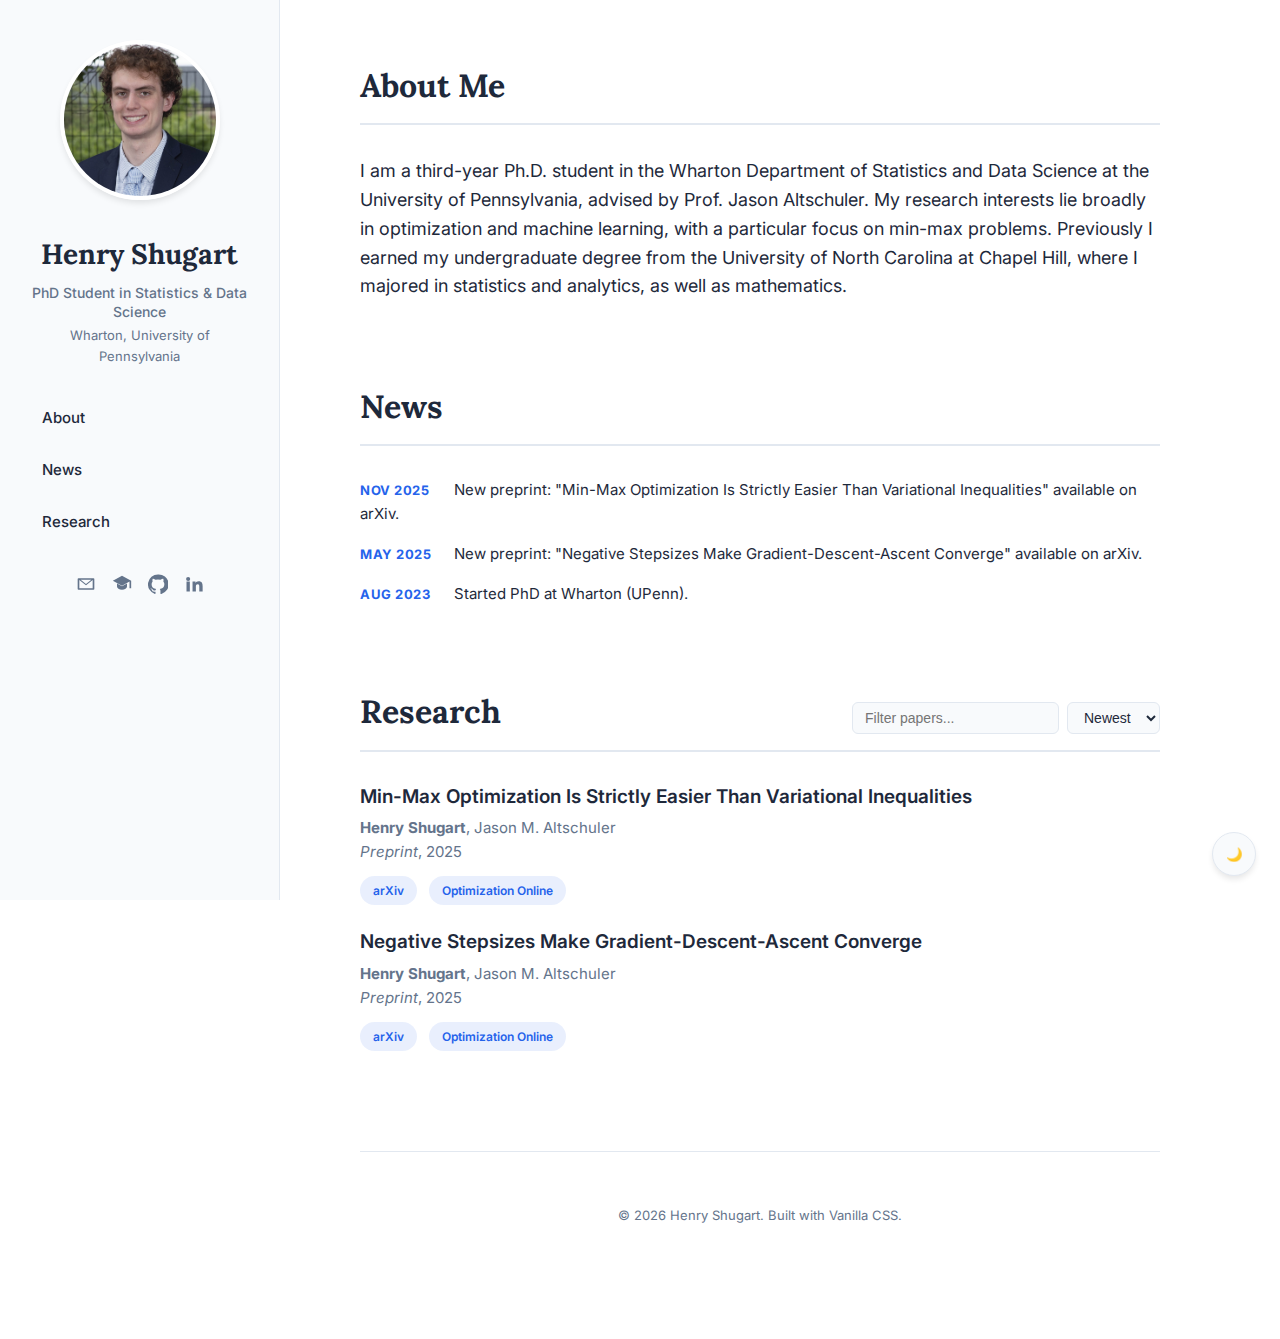
<file: index.html>
<!doctype html>
<html lang="en">
  <head>
    <meta charset="UTF-8" />
    <meta name="viewport" content="width=device-width, initial-scale=1" />
    <title>Henry Shugart | PhD Student at Wharton</title>
    <meta name="description" content="Personal website of Henry Shugart, PhD Student in Statistics and Data Science at Wharton (UPenn)." />
    <!-- Professional Typography -->
    <link rel="preconnect" href="https://fonts.googleapis.com">
    <link rel="preconnect" href="https://fonts.gstatic.com" crossorigin>
    <link href="https://fonts.googleapis.com/css2?family=Inter:wght@400;500;600;700&family=Lora:ital,wght@0,400..700;1,400..700&display=swap" rel="stylesheet">
    <link rel="stylesheet" href="assets/style.css" />
  </head>
  <body>
    <div class="app-container">
      <!-- Sidebar / Profile Info -->
      <aside class="sidebar">
        <div class="profile-card">
          <img
            class="avatar"
            src="assets/profile.jpg"
            alt="Henry Shugart"
            onerror="this.src='assets/profile-placeholder.svg'; this.onerror=null;"
          />
          <h1 class="name">Henry Shugart</h1>
          <p class="title">PhD Student in Statistics & Data Science</p>
          <p class="affiliation">Wharton, University of Pennsylvania</p>
          
          <nav class="side-nav">
            <a href="#about">About</a>
            <a href="#news">News</a>
            <a href="#publications">Research</a>
          </nav>

          <div class="social-links">
            <a href="mailto:hshugart@wharton.upenn.edu" title="Email">
              <svg viewBox="0 0 24 24"><path d="M3 5h18a1 1 0 0 1 1 1v12a1 1 0 0 1-1 1H3a1 1 0 0 1-1-1V6a1 1 0 0 1 1-1Zm17 2.24-7.53 6.03a.75.75 0 0 1-.94 0L4 7.24V17h16V7.24ZM5.6 7l6.4 5.12L18.4 7H5.6Z"/></svg>
            </a>
            <a href="https://scholar.google.com/citations?user=vIDap8QAAAAJ" target="_blank" title="Google Scholar">
              <svg viewBox="0 0 24 24"><path d="M12 2 1 8l11 6 9-4.91V17h2V8L12 2Zm-6 9.47V15c0 2.21 2.69 4 6 4s6-1.79 6-4v-3.53l-6 3.27-6-3.27Z"/></svg>
            </a>
            <a href="https://github.com/hshugart" target="_blank" title="GitHub">
              <svg viewBox="0 0 24 24"><path d="M12 .5a12 12 0 0 0-3.79 23.39c.6.11.82-.26.82-.58l-.02-2.04c-3.34.72-4.04-1.41-4.04-1.41-.55-1.37-1.33-1.74-1.33-1.74-1.09-.73.08-.72.08-.72 1.2.08 1.84 1.22 1.84 1.22 1.07 1.81 2.8 1.29 3.49.99.11-.76.42-1.29.76-1.59-2.67-.3-5.47-1.32-5.47-5.88 0-1.3.47-2.36 1.22-3.2-.12-.3-.53-1.52.12-3.17 0 0 1-.32 3.3 1.22a11.5 11.5 0 0 1 6 0c2.3-1.54 3.3-1.22 3.3-1.22.65 1.65.24 2.87.12 3.17.76.84 1.22 1.9 1.22 3.2 0 4.57-2.8 5.58-5.48 5.88.43.37.82 1.1.82 2.21l-.01 3.28c0 .32.22.7.83.58A12 12 0 0 0 12 .5Z"/></svg>
            </a>
            <a href="https://www.linkedin.com/in/hshugart/" target="_blank" title="LinkedIn">
              <svg viewBox="0 0 24 24"><path d="M4.98 3.5a2.48 2.48 0 1 1 0 4.96 2.48 2.48 0 0 1 0-4.96ZM3 9h4v12H3V9Zm7 0h3.8v1.7h.05c.53-1 1.82-2.05 3.75-2.05 4 0 4.75 2.6 4.75 5.98V21h-4v-5.6c0-1.34-.03-3.06-1.9-3.06-1.9 0-2.2 1.45-2.2 2.96V21h-4V9Z"/></svg>
            </a>
          </div>
        </div>
      </aside>

      <!-- Main Content Area -->
      <main class="content">
        <section id="about">
          <h2>About Me</h2>
          <div class="bio-text">
            <p>
              I am a third-year Ph.D. student in the Wharton Department of Statistics and Data Science at the University of Pennsylvania, advised by Prof. Jason Altschuler. My research interests lie broadly in optimization and machine learning, with a particular focus on min-max problems. Previously I earned my undergraduate degree from the University of North Carolina at Chapel Hill, where I majored in statistics and analytics, as well as mathematics.
            </p>
          </div>
        </section>

        <section id="news">
          <h2>News</h2>
          <ul class="news-list">
            <li><span class="date">Nov 2025</span> New preprint: "Min-Max Optimization Is Strictly Easier Than Variational Inequalities" available on arXiv.</li>
            <li><span class="date">May 2025</span> New preprint: "Negative Stepsizes Make Gradient-Descent-Ascent Converge" available on arXiv.</li>
            <li><span class="date">Aug 2023</span> Started PhD at Wharton (UPenn).</li>
          </ul>
        </section>

        <section id="publications">
          <div class="section-header">
            <h2>Research</h2>
            <div class="pub-filters">
              <input id="pubSearch" type="search" placeholder="Filter papers..." aria-label="Search publications" />
              <select id="pubSort" aria-label="Sort publications">
                <option value="yearDesc">Newest</option>
                <option value="titleAsc">A–Z</option>
              </select>
            </div>
          </div>
          <div id="pubList" class="pub-list" aria-live="polite">
            <!-- Populated by script.js -->
          </div>
        </section>

        <footer class="main-footer">
          <p>&copy; <span id="year"></span> Henry Shugart. Built with Vanilla CSS.</p>
        </footer>
      </main>
    </div>

    <button id="themeToggle" class="theme-toggle" aria-label="Toggle Dark Mode">
      <span class="sun">🌞</span>
      <span class="moon">🌙</span>
    </button>

    <script src="assets/publications.js"></script>
    <script src="assets/script.js"></script>
  </body>
</html>
</file>
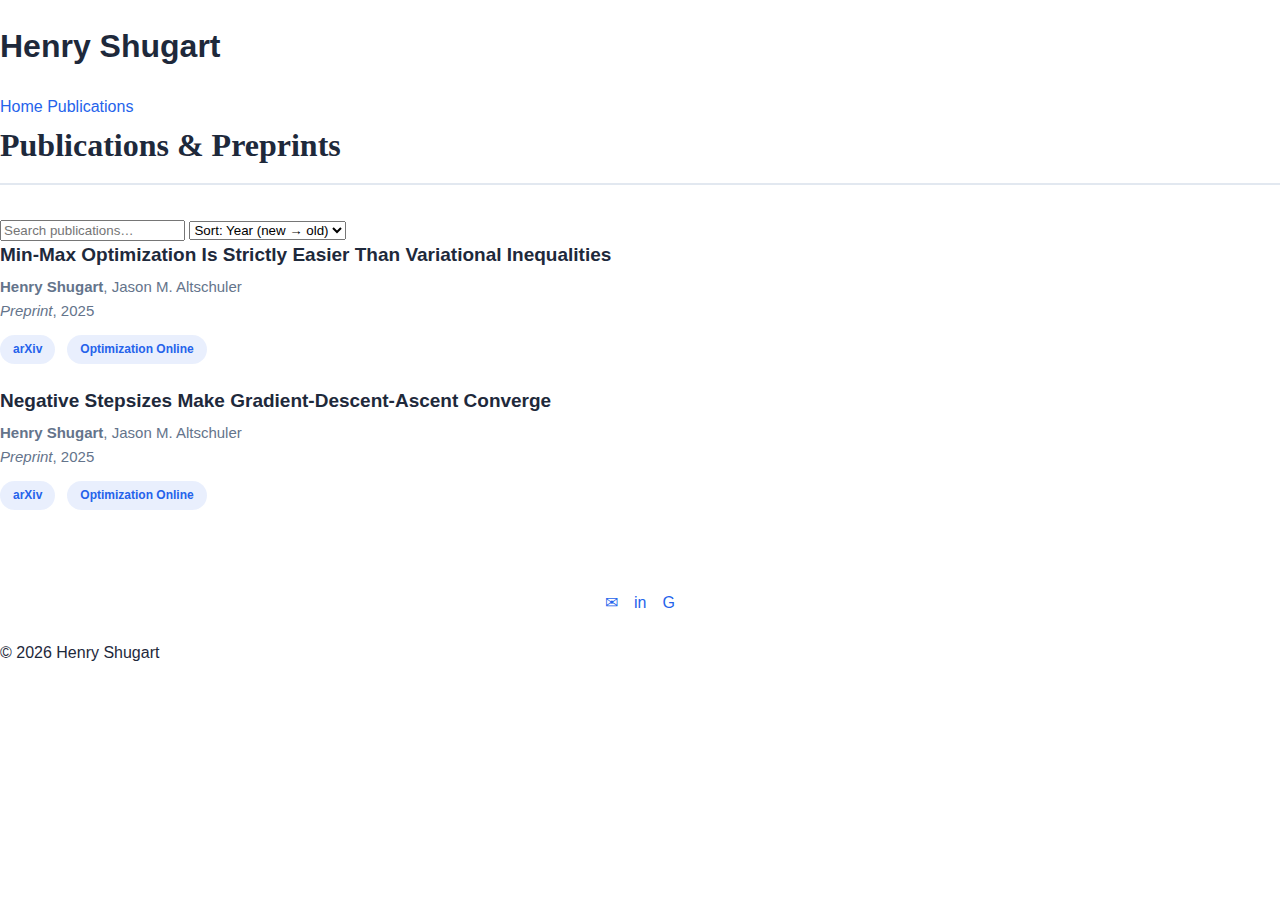
<file: publications.html>
<!doctype html>
<html lang="en">
  <head>
    <meta charset="UTF-8" />
    <meta name="viewport" content="width=device-width, initial-scale=1" />
    <title>Publications | Henry Shugart</title>
    <meta name="description" content="Publications and preprints by Henry Shugart" />
    <link rel="stylesheet" href="assets/style.css" />
  </head>
  <body>
    <div class="site-shell">
      <header class="container topbar">
        <h1 class="brand">Henry Shugart</h1>
        <nav class="tab-nav" aria-label="Main navigation">
          <a class="tab" href="index.html">Home</a>
          <a class="tab is-active" href="publications.html">Publications</a>
        </nav>
      </header>

      <main class="container main-content">
        <section class="section" id="publications">
          <h2>Publications &amp; Preprints</h2>
          <div class="pub-controls">
            <input id="pubSearch" type="search" placeholder="Search publications…" aria-label="Search publications" />
            <select id="pubSort" aria-label="Sort publications">
              <option value="yearDesc" selected>Sort: Year (new → old)</option>
              <option value="yearAsc">Sort: Year (old → new)</option>
              <option value="titleAsc">Sort: Title (A → Z)</option>
            </select>
          </div>

          <div id="pubList" class="pub-list" aria-live="polite"></div>
        </section>
      </main>

      <footer class="site-footer">
        <div class="container footer-inner">
          <div class="social-links" aria-label="Contact links">
            <a class="social-link" href="mailto:hshugart@wharton.upenn.edu" aria-label="Email">✉</a>
            <a class="social-link" href="https://www.linkedin.com/in/hshugart/" target="_blank" rel="noreferrer" aria-label="LinkedIn">in</a>
            <a class="social-link" href="https://scholar.google.com/citations?user=vIDap8QAAAAJ&amp;hl=en&amp;oi=ao" target="_blank" rel="noreferrer" aria-label="Google Scholar">G</a>
          </div>
          <p class="copyright">© <span id="year"></span> Henry Shugart</p>
        </div>
      </footer>
    </div>

    <script src="assets/publications.js"></script>
    <script src="assets/script.js"></script>
  </body>
</html>
</file>
<file: assets/style.css>
:root {
  --bg: #ffffff;
  --surface: #f8fafc;
  --text: #1e293b;
  --text-muted: #64748b;
  --accent: #2563eb;
  --accent-soft: rgba(37, 99, 235, 0.1);
  --border: #e2e8f0;
  --shadow: 0 4px 6px -1px rgb(0 0 0 / 0.1);
  --sidebar-w: 280px;
  --container-max: 960px;
  --font-serif: "Lora", Georgia, serif;
  --font-sans: "Inter", -apple-system, sans-serif;
}

[data-theme="dark"] {
  --bg: #0f172a;
  --surface: #1e293b;
  --text: #f1f5f9;
  --text-muted: #94a3b8;
  --accent: #60a5fa;
  --accent-soft: rgba(96, 165, 250, 0.1);
  --border: #334155;
  --shadow: 0 10px 15px -3px rgb(0 0 0 / 0.4);
}

* {
  box-sizing: border-box;
}

html {
  scroll-behavior: smooth;
}

body {
  margin: 0;
  font-family: var(--font-sans);
  font-size: 16px;
  line-height: 1.6;
  color: var(--text);
  background: var(--bg);
  transition: background 0.3s, color 0.3s;
}

a {
  color: var(--accent);
  text-decoration: none;
}

a:hover {
  text-decoration: underline;
}

/* Layout */
.app-container {
  display: flex;
  min-height: 100vh;
}

.sidebar {
  width: var(--sidebar-w);
  background: var(--surface);
  border-right: 1px solid var(--border);
  padding: 40px 30px;
  position: fixed;
  height: 100vh;
  overflow-y: auto;
  z-index: 100;
}

.content {
  flex: 1;
  margin-left: var(--sidebar-w);
  padding: 60px 80px;
  max-width: var(--container-max);
}

/* Profile Card */
.profile-card {
  text-align: center;
}

.avatar {
  width: 160px;
  height: 160px;
  border-radius: 50%;
  object-fit: cover;
  border: 4px solid var(--bg);
  box-shadow: var(--shadow);
  margin-bottom: 24px;
}

.name {
  font-family: var(--font-serif);
  font-size: 28px;
  margin: 0;
  color: var(--text);
}

.title {
  margin: 8px 0 4px;
  font-weight: 500;
  color: var(--text-muted);
  font-size: 14px;
  line-height: 1.3;
}

.affiliation {
  margin: 0 0 24px;
  font-size: 13px;
  color: var(--text-muted);
}

.side-nav {
  display: flex;
  flex-direction: column;
  gap: 12px;
  margin: 32px 0;
  text-align: left;
}

.side-nav a {
  font-weight: 500;
  color: var(--text);
  font-size: 15px;
  padding: 8px 12px;
  border-radius: 8px;
  transition: background 0.2s;
}

.side-nav a:hover {
  background: var(--accent-soft);
  color: var(--accent);
  text-decoration: none;
}

.social-links {
  display: flex;
  justify-content: center;
  gap: 16px;
  margin: 24px 0;
}

.social-links svg {
  width: 20px;
  height: 20px;
  fill: var(--text-muted);
  transition: fill 0.2s, transform 0.2s;
}

.social-links a:hover svg {
  fill: var(--accent);
  transform: translateY(-2px);
}

/* Sections */
section {
  margin-bottom: 80px;
}

h2 {
  font-family: var(--font-serif);
  font-size: 32px;
  margin: 0 0 32px;
  padding-bottom: 12px;
  border-bottom: 2px solid var(--border);
}

.bio-text p {
  font-size: 18px;
  color: var(--text);
  margin-bottom: 20px;
}

/* News */
.news-list {
  list-style: none;
  padding: 0;
}

.news-list li {
  margin-bottom: 16px;
  font-size: 15px;
}

.date {
  display: inline-block;
  min-width: 90px;
  font-weight: 700;
  font-size: 13px;
  color: var(--accent);
  text-transform: uppercase;
  letter-spacing: 0.5px;
}

/* Publications */
.section-header {
  display: flex;
  justify-content: space-between;
  align-items: baseline;
  margin-bottom: 32px;
  flex-wrap: wrap;
  gap: 16px;
  border-bottom: 2px solid var(--border);
  padding-bottom: 12px;
}

.section-header h2 {
  margin: 0;
  border: none;
  padding: 0;
}

.pub-filters {
  display: flex;
  gap: 8px;
}

.pub-filters input,
.pub-filters select {
  padding: 6px 12px;
  border-radius: 6px;
  border: 1px solid var(--border);
  background: var(--surface);
  color: var(--text);
  font-size: 14px;
}

.pub-list {
  display: flex;
  flex-direction: column;
  gap: 24px;
}

.pub {
  padding: 0;
}

.pub-title {
  font-size: 19px;
  font-weight: 600;
  margin: 0 0 6px;
  line-height: 1.4;
  font-family: var(--font-sans);
}

.pub-meta {
  font-size: 15px;
  color: var(--text-muted);
  margin: 0 0 12px;
}

.pub-links {
  display: flex;
  gap: 12px;
}

.pill {
  font-size: 12px;
  font-weight: 600;
  padding: 4px 12px;
  border-radius: 20px;
  background: var(--accent-soft);
  color: var(--accent);
  border: 1px solid transparent;
  transition: all 0.2s;
}

.pill:hover {
  background: var(--accent);
  color: white;
  text-decoration: none;
}

/* Education */
.edu-item {
  margin-bottom: 24px;
}

.edu-header {
  display: flex;
  justify-content: space-between;
  font-size: 17px;
}

.edu-item p {
  margin: 4px 0;
  color: var(--text-muted);
}

/* Theme Toggle */
.theme-toggle {
  position: fixed;
  bottom: 24px;
  right: 24px;
  background: var(--surface);
  border: 1px solid var(--border);
  padding: 10px;
  border-radius: 50%;
  cursor: pointer;
  width: 44px;
  height: 44px;
  display: flex;
  align-items: center;
  justify-content: center;
  z-index: 1000;
  box-shadow: var(--shadow);
  transition: transform 0.2s;
}

.theme-toggle:hover {
  transform: scale(1.1);
}

[data-theme="dark"] .sun { display: block; }
[data-theme="dark"] .moon { display: none; }
.sun { display: none; }
.moon { display: block; }

.main-footer {
  margin-top: 100px;
  padding: 40px 0;
  border-top: 1px solid var(--border);
  text-align: center;
  color: var(--text-muted);
  font-size: 13px;
}

/* Responsive */
@media (max-width: 1024px) {
  .content {
    padding: 60px 40px;
  }
}

@media (max-width: 768px) {
  .app-container {
    flex-direction: column;
  }
  .sidebar {
    position: relative;
    width: 100%;
    height: auto;
    border-right: none;
    border-bottom: 1px solid var(--border);
    padding: 40px 20px;
  }
  .content {
    margin-left: 0;
    padding: 40px 20px;
  }
  .side-nav {
    flex-direction: row;
    justify-content: center;
    flex-wrap: wrap;
  }
}
</file>
